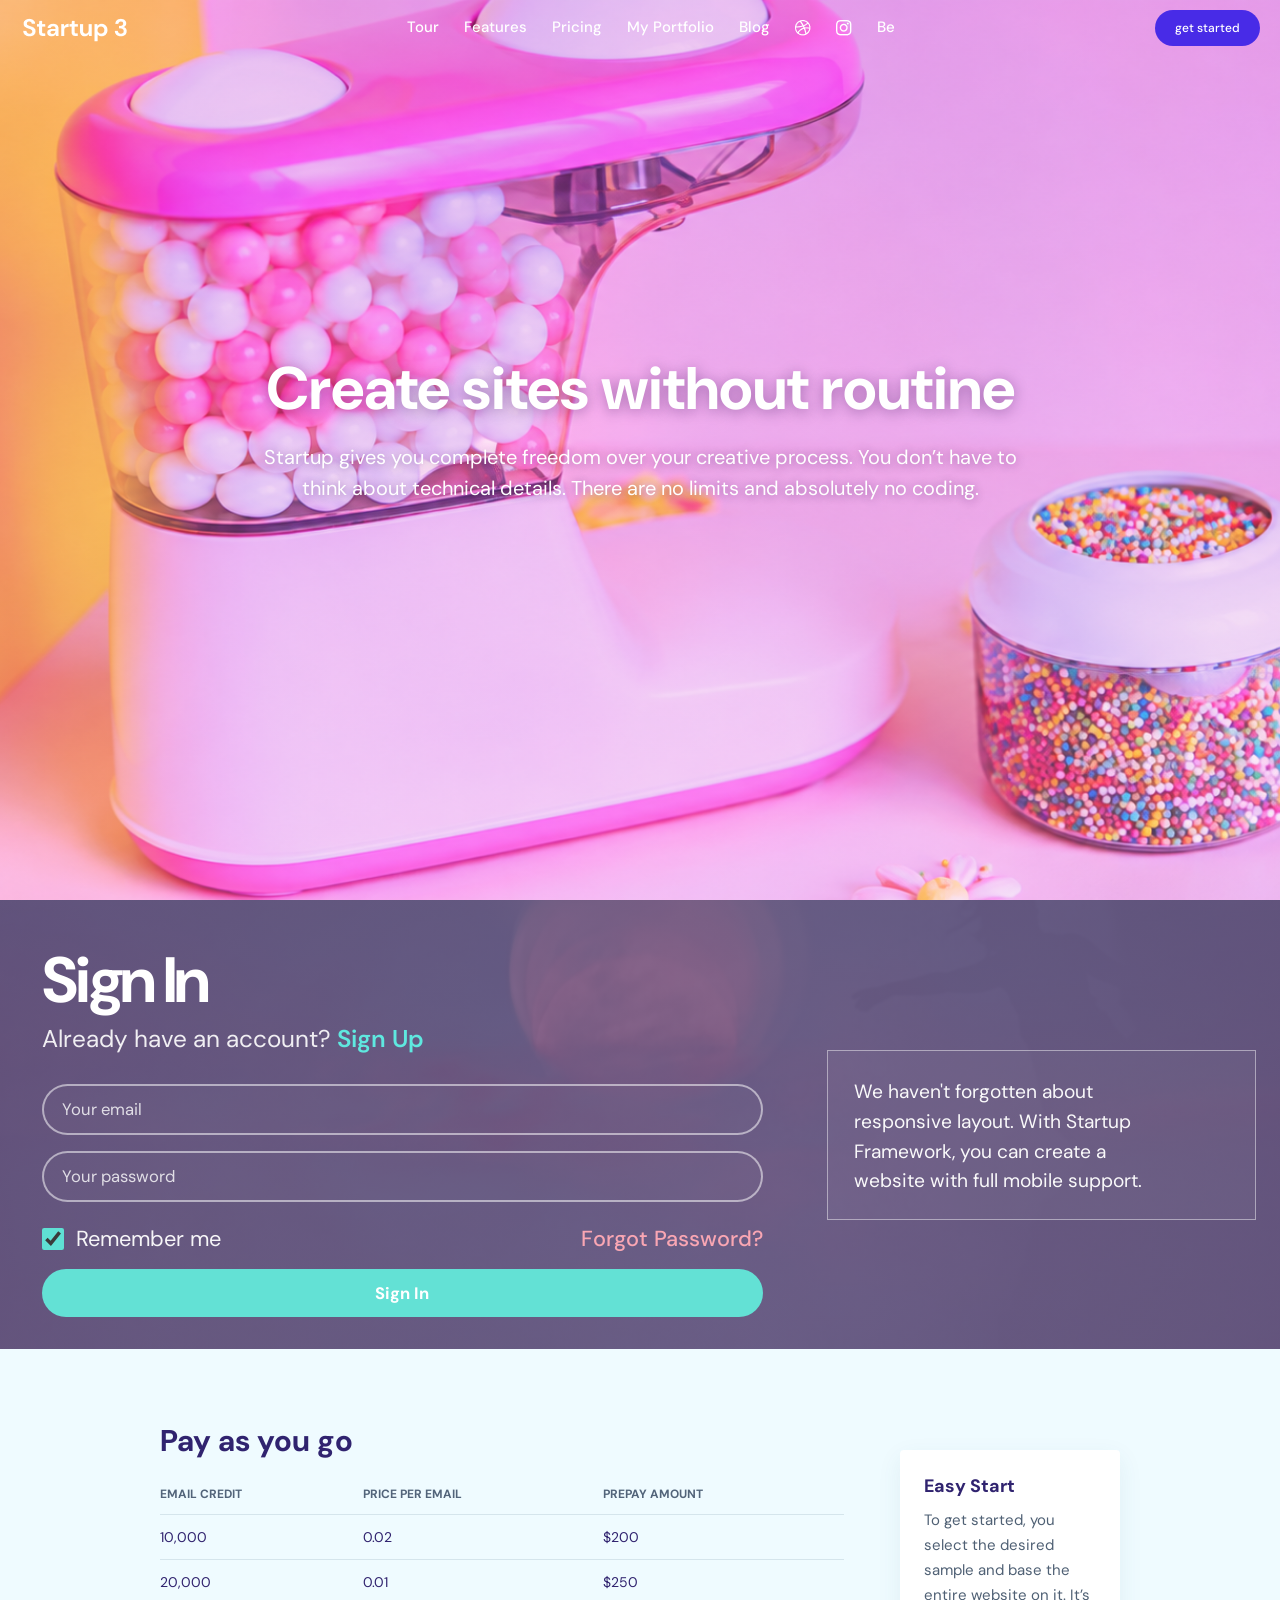
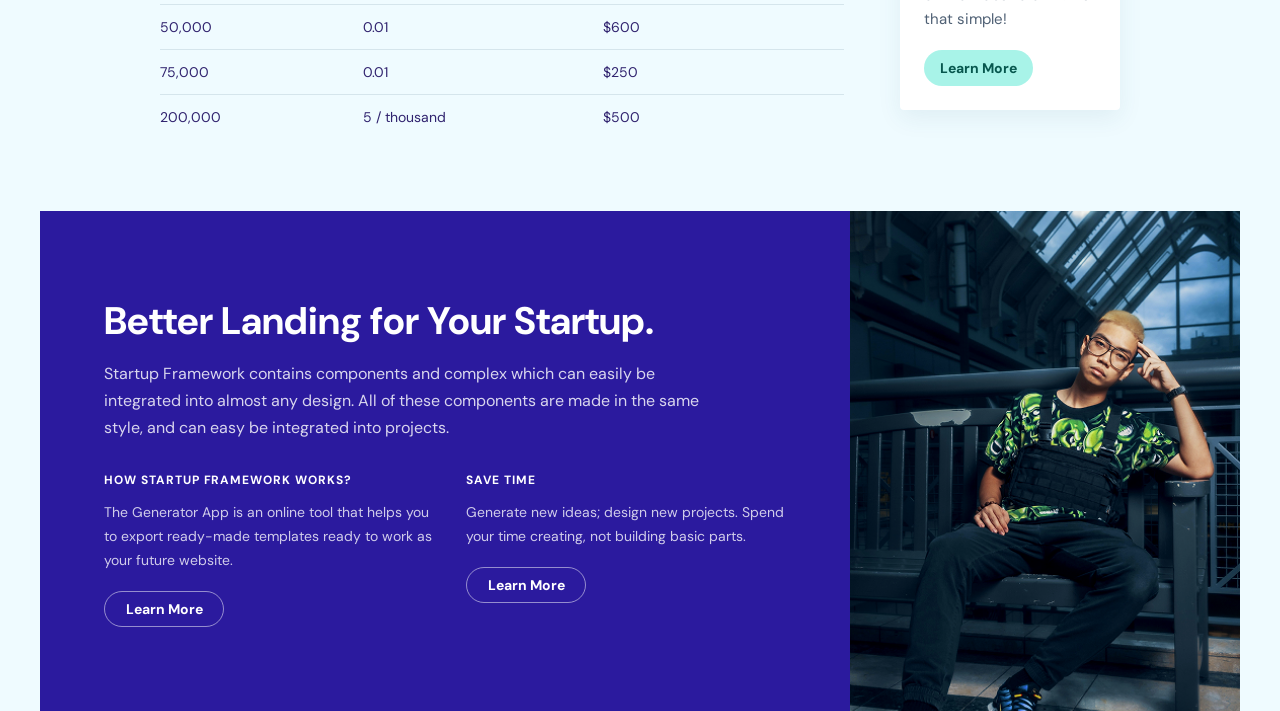
<file: index.html>
<!DOCTYPE html>
<html lang="en">
<head>
    <meta charset="UTF-8">
    <meta name="viewport" content="width=device-width, initial-scale=1.0">
    <title>startup header13</title>
    <link rel="stylesheet" href="style.css">
</head>
<body>
<main id="top">
 <div class="bg">
<header>
<div class="logo-nav">
<a href="#top" aria-label="Startup home"><img src="./images/white.png" alt="">
 </a>
 </div>
 <nav aria-label="Main navigation">
 <ul>
  <li><a href="#top">Tour</a></li>
  <li><a href="#features">Features</a></li>
  <li><a href="#pricing">Pricing</a></li>
  <li><a href="my-portfolio.html">My Portfolio</a></li>
  <li><a href="#">Blog</a></li>
  <li><img src="./images/fa-dribbble.png" alt="Dribbble"></li>
  <li><img src="./images/fa-instagram.png" alt="Instagram"></li>
  <li><a href="#">Be</a></li>
  </ul>
  </nav>
  <div class="call-to-action">
  <button class="btn-sign">get started</button>
  </div>
</header>
<section class="hero" aria-labelledby="hero-title">
<h1 id="hero-title">Create sites without routine</h1>
<p>Startup gives you complete freedom over your creative process. You don’t have to think about technical details. There are no limits and absolutely no coding.</p>
</section>
</div>
<section class="signin-section" aria-labelledby="signin-title">
 <div class="signin-layout">
 <div class="signin-form-wrap">
 <h2 id="signin-title">Sign In</h2>
 <p class="signin-subtitle">Already have an account? <a href="#">Sign Up</a></p>

 <form class="signin-form" action="#">
 <div class="field-group">
 <label class="sr-only" for="signin-email">Your email</label>
  <input id="signin-email" type="email" name="email" placeholder="Your email" aria-label="Your email">
 </div>

 <div class="field-group">
    <label class="sr-only" for="signin-password">Your password</label>
    <input id="signin-password" type="password" name="password" placeholder="Your password" aria-label="Your password">
 </div>

 <div class="signin-meta">
    <label class="remember-me" for="remember-me-check">
    <input id="remember-me-check" type="checkbox" checked>
    <span>Remember me</span>
  </label>

  <a href="#" class="forgot-link">Forgot Password?</a>
  </div>

  <button type="submit" class="signin-button">Sign In</button>
  </form>
  </div>

<aside class="signin-note" aria-label="Responsive layout note">
 <p>We haven't forgotten about responsive layout. With Startup Framework, you can create a website with full mobile support.</p>
 </aside>
 </div>
</section>
<section class="content" id="pricing" aria-labelledby="pricing-title">
 <div class="pricing-layout">
 <div class="pricing-main">
 <h2 id="pricing-title">Pay as you go</h2>
 <div class="table-wrap">
 <table class="pricing-table" aria-label="Pay as you go email pricing">
 <thead>
  <tr>
  <th scope="col">Email credit</th>
  <th scope="col">Price per email</th>
  <th scope="col">Prepay amount</th>
  </tr>
 </thead>
 <tbody>
  <tr><td>10,000</td><td>0.02</td><td>$200</td></tr>
 <tr><td>20,000</td><td>0.01</td><td>$250</td></tr>
 <tr><td>50,000</td><td>0.01</td><td>$600</td></tr>
  <tr><td>75,000</td><td>0.01</td><td>$250</td></tr>
  <tr><td>200,000</td><td>5 / thousand</td><td>$500</td></tr>
 </tbody>
 </table>
  </div>
</div>
<aside class="easy-start">
 <h3>Easy Start</h3>
 <p>To get started, you select the desired sample and base the entire website on it. It’s that simple!</p>
 <a href="#" class="learn-more">Learn More</a>
 </aside>
 </div>
</section>
<section class="feature-showcase" id="features" aria-labelledby="features-title">
   <div class="feature-layout">
   <div class="feature-copy">
   <h2 id="features-title">Better Landing for Your Startup.</h2>
   <p class="feature-intro">Startup Framework contains components and complex which can easily be integrated into almost any design. All of these components are made in the same style, and can easy be integrated into projects.</p>

 <div class="feature-points">
  <article class="feature-point">
  <h3>How Startup Framework Works?</h3>
  <p>The Generator App is an online tool that helps you to export ready-made templates ready to work as your future website.</p>
  <a class="feature-link" href="#pricing">Learn More</a>
 </article>

 <article class="feature-point">
    <h3>Save Time</h3>
    <p>Generate new ideas; design new projects. Spend your time creating, not building basic parts.</p>
    <a class="feature-link" href="#pricing">Learn More</a>
    </article>
    </div>
 </div>

 <div class="feature-photo">
    <img src="./images/Image.png" alt="Person sitting on a bench under a glass roof" loading="lazy" decoding="async">
  </div>
  </div>
</section>

</main>
 </body>
</html>
</file>
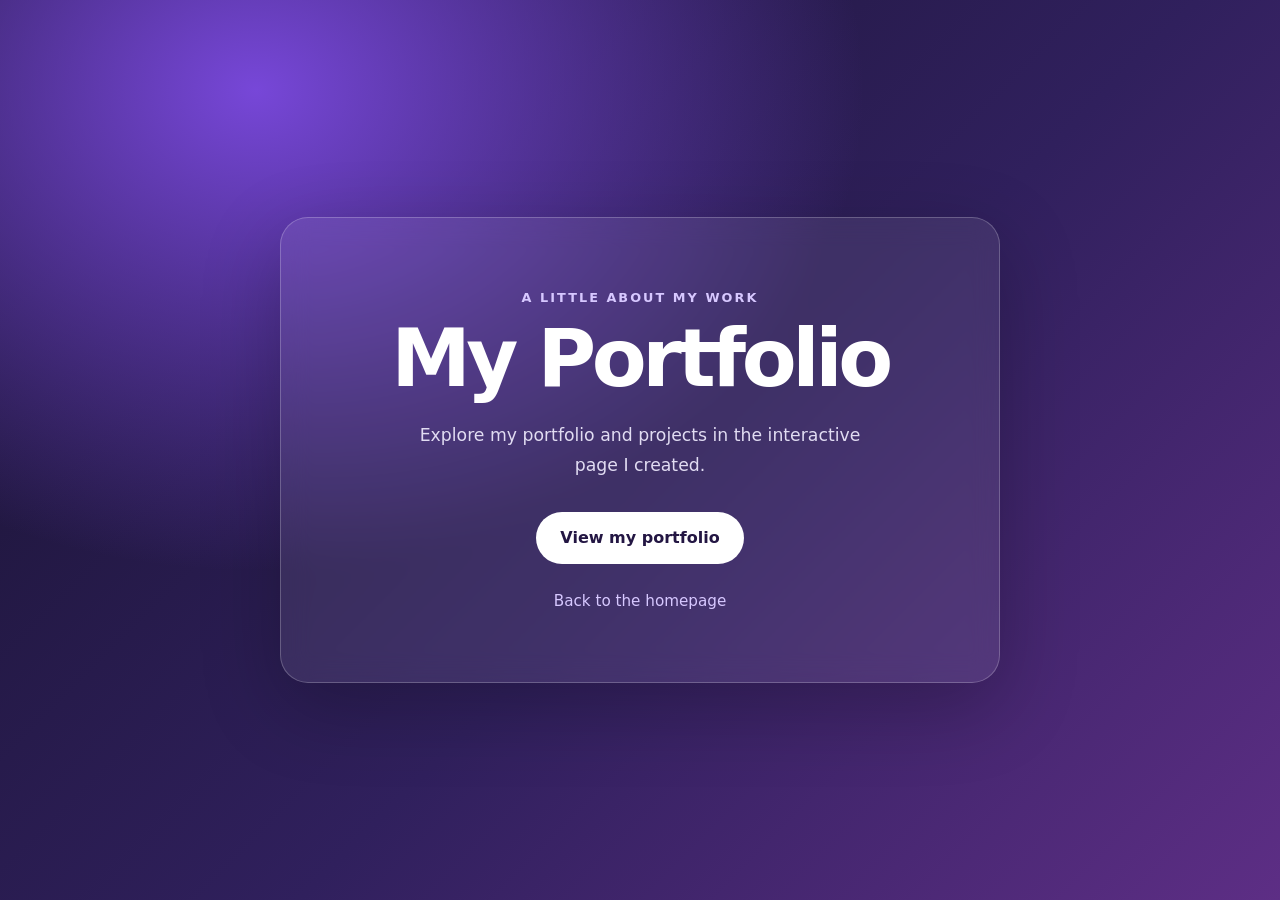
<file: my-portfolio.html>
<!DOCTYPE html>
<html lang="en">
<head>
  <meta charset="UTF-8">
  <meta name="viewport" content="width=device-width, initial-scale=1.0">
  <meta name="description" content="My portfolio">
  <title>My Portfolio</title>
  <style>
    :root { color-scheme: light; font-family: Inter, ui-sans-serif, system-ui, -apple-system, BlinkMacSystemFont, "Segoe UI", sans-serif; }
    * { box-sizing: border-box; }
    body { min-height: 100vh; margin: 0; display: grid; place-items: center; padding: 24px; color: #fff; background: radial-gradient(ellipse at 20% 10%, #7747d8 0, transparent 42%), linear-gradient(135deg, #17122e, #30205d 55%, #5d2e85); }
    main { width: min(100%, 720px); padding: clamp(32px, 8vw, 72px); text-align: center; border: 1px solid rgb(255 255 255 / 22%); border-radius: 28px; background: rgb(255 255 255 / 8%); box-shadow: 0 24px 80px rgb(0 0 0 / 24%); backdrop-filter: blur(14px); }
    .eyebrow { margin: 0 0 14px; color: #d7c8ff; font-size: .8rem; font-weight: 700; letter-spacing: .16em; text-transform: uppercase; }
    h1 { margin: 0; font-size: clamp(2.6rem, 9vw, 5rem); line-height: 1; letter-spacing: -.055em; }
    .intro { max-width: 460px; margin: 22px auto 32px; color: #e1dcf2; font-size: 1.08rem; line-height: 1.7; }
    .artifact-link { display: inline-flex; align-items: center; justify-content: center; min-height: 52px; padding: 0 24px; border-radius: 999px; color: #231643; background: #fff; font-weight: 700; text-decoration: none; transition: transform .2s ease, box-shadow .2s ease; }
    .artifact-link:hover, .artifact-link:focus-visible { transform: translateY(-2px); box-shadow: 0 10px 28px rgb(0 0 0 / 24%); }
    .back-link { display: inline-block; margin-top: 28px; color: #d7c8ff; font-size: .95rem; text-decoration: none; }
    .back-link:hover, .back-link:focus-visible { color: #fff; text-decoration: underline; }
    @media (prefers-reduced-motion: reduce) { *, *::before, *::after { transition-duration: .01ms !important; } }
  </style>
</head>
<body>
  <main>
    <p class="eyebrow">A little about my work</p>
    <h1>My Portfolio</h1>
    <p class="intro">Explore my portfolio and projects in the interactive page I created.</p>
    <a class="artifact-link" href="https://claude.ai/artifact/AsvCvAJ9bV7cULH3DskUDP" target="_blank" rel="noopener noreferrer">View my portfolio</a>
    <br>
    <a class="back-link" href="index.html">Back to the homepage</a>
  </main>
</body>
</html>
</file>
<file: style.css>
@import url('https://fonts.googleapis.com/css2?family=DM+Sans:ital,opsz,wght@0,9..40,100..1000;1,9..40,100..1000&display=swap');
*{
 box-sizing: border-box;
 font-family: 'DM Sans', sans-serif;
}
html, body{ 
 margin: 0 !important;
 padding: 0 !important;
}

.bg{
  min-height: 100vh;
  background-color: #f3a9e7;
  background-image:
  linear-gradient(rgba(242, 104, 211, 0.25),
  rgba(255, 198, 231, 0.25)),
   url("./images/image\ background.png");
  background-position: center;
  background-size: cover;
  background-repeat: no-repeat;
  margin-top:0;
  position: relative;
 }
 
header {
display: flex;
justify-content: space-between;
}

 nav ul {
 display:flex;
 }

 nav ul li {
 list-style: none;
 margin-right: 25px;
 }

 nav ul li a {
 text-decoration: none;
 cursor: pointer;
 color: #FFFFFF;
 font-weight:500;
 font-size: 15px;
 }
 .logo-nav{
  margin: 18px 0px 0px 20px;
  }

 nav ul li img{
 margin: 4px 0 0 0;
 }
   
 .btn-sign{
  outline: none;
  box-shadow: none;
  border: 0;
  background:#ffffff;
  color:#ffffff;
  font-weight:500;
  cursor: pointer;
  font-size: 12px;
  background-color: #482BE7;
  padding:10px 20px;
  border-radius:25px;
  margin:  10px 20px 0 0;
 }

 .btn-sign:hover{
  outline: none;
  box-shadow: none;
  border: 0;
  background-color: #361bbd;
  transform: translateY(-2px);
  font-weight:500;
  cursor: pointer;
  font-size: 12px;
  padding:10px 20px;
  border-radius:25px;
  margin:  10px 20px 0 0;
} 

 .hero{
  position: absolute;
  top: 50%;
  left: 50%;
  transform: translate(-50%, -50%);
  text-align: center;
  width: min(90vw, 760px);
 }

 .hero h1{
  font-size: 60px;
  line-height: 1.1;
  color:#FFFFFF;
  margin: 0;
  text-shadow: 0 2px 14px rgba(54, 16, 85, 0.4);
 }

 .hero p{
  font-size: 20px;
  line-height: 1.55;
  color:#FFFFFF;
  margin: 20px 0;
  margin-bottom:40px;
  text-shadow: 0 1px 10px rgba(54, 16, 85, 0.45);
 }

 .content{
  padding: 72px 24px;
  background-color: #effbff;
  background-repeat: no-repeat;
  background-position: center;
  background-size: cover;
 }

 .pricing-layout{
  display: grid;
  grid-template-columns: minmax(0, 1fr) 220px;
  align-items: center;
  gap: 56px;
  max-width: 960px;
  margin: 0 auto;
 }

 .pricing-main h2{
  margin: 0 0 26px;
  color: #30236f;
  font-size: 30px;
 }

 .table-wrap{
  overflow-x: auto;
 }

 .pricing-table{
  width: 100%;
  min-width: 440px;
  border-collapse: collapse;
  color: #30236f;
  text-align: left;
 }

 .pricing-table th{
  padding: 0 14px 12px 0;
  border-bottom: 1px solid #d5e5ec;
  color: #52647a;
  font-size: 12px;
  font-weight: 700;
  text-transform: uppercase;
 }

 .pricing-table td{
  padding: 13px 14px 13px 0;
  border-bottom: 1px solid #d5e5ec;
  font-size: 14px;
 }

 .pricing-table tbody tr:last-child td{
  border-bottom: 0;
 }

 .easy-start{
  padding: 24px;
  border-radius: 4px;
  background-color: #ffffff;
  box-shadow: 0 8px 24px rgba(35, 91, 112, 0.08);
 }

 .easy-start h3{
  margin: 0 0 10px;
  color: #30236f;
  font-size: 18px;
 }

 .easy-start p{
  margin: 0 0 18px;
  color: #4f6074;
  font-size: 15px;
  line-height: 1.65;
 }

 .learn-more{
  display: inline-block;
  padding: 9px 16px;
  border-radius: 20px;
  background-color: #a8f3e8;
  color: #07574e;
  font-size: 14px;
  font-weight: 700;
  text-decoration: none;
 }

 .learn-more:hover{
  background-color: #79e7d4;
 }

body {
  overflow-x: hidden;
}

.feature-showcase{
  padding: 0;
  background-color: #effbff;
}

.feature-layout{
  display: grid;
  grid-template-columns: minmax(0, 2.7fr) minmax(0, 1.3fr);
  max-width: 1200px;
  margin: 0 auto;
  background-color: #2b1a9e;
  color: #ffffff;
  min-height: 500px;
}

.feature-copy{
  padding: 56px 52px 52px 64px;
  display: flex;
  flex-direction: column;
  justify-content: center;
}

.feature-copy h2{
  margin: 0 0 18px;
  font-size: clamp(2.1rem, 3vw, 3.2rem);
  line-height: 1.1;
  font-weight: 700;
  color: #ffffff;
}

.feature-intro{
  max-width: 620px;
  margin: 0 0 30px;
  color: rgba(255, 255, 255, 0.82);
  font-size: 16px;
  line-height: 1.7;
}

.feature-points{
  display: grid;
  grid-template-columns: repeat(2, minmax(0, 1fr));
  gap: 28px 30px;
}

.feature-point h3{
  margin: 0 0 12px;
  font-size: 12px;
  line-height: 1.5;
  letter-spacing: 0.08em;
  text-transform: uppercase;
  font-weight: 700;
  color: #ffffff;
}

.feature-point p{
  margin: 0 0 18px;
  color: rgba(255, 255, 255, 0.78);
  font-size: 14px;
  line-height: 1.7;
}

.feature-link{
  display: inline-flex;
  align-items: center;
  justify-content: center;
  min-width: 120px;
  padding: 8px 18px;
  border: 1px solid rgba(255, 255, 255, 0.5);
  border-radius: 999px;
  color: #ffffff;
  background: transparent;
  font-size: 14px;
  font-weight: 700;
  text-decoration: none;
  transition: all 0.2s ease;
}

.feature-link:hover,
.feature-link:focus-visible {
  background: rgba(255, 255, 255, 0.14);
  border-color: rgba(255, 255, 255, 0.8);
  text-decoration: none;
}

.feature-photo{
  position: relative;
  min-height: 100%;
  overflow: hidden;
}

.feature-photo img{
  position: absolute;
  inset: 0;
  width: 100%;
  height: 100%;
  object-fit: cover;
  object-position: center;
  display: block;
  filter: contrast(1.08) brightness(0.96);
}

.signin-section {
  position: relative;
  padding: 52px 24px 32px;
  background-image:
    linear-gradient(rgba(89, 62, 122, 0.72), rgba(89, 62, 122, 0.72)),
    url("./images/Background.png");
  background-position: center;
  background-size: cover;
  background-repeat: no-repeat;
  overflow: hidden;
}

.signin-layout {
  max-width: 1280px;
  margin: 0 auto;
  display: grid;
  grid-template-columns: minmax(0, 1.55fr) minmax(0, 0.9fr);
  gap: clamp(40px, 5vw, 110px);
  align-items: center;
}

.signin-form-wrap {
  width: min(100%, 860px);
  box-sizing: border-box;
  padding-left: 18px;
}

.signin-form-wrap h2 {
  margin: 0 0 12px;
  color: #ffffff;
  font-size: clamp(3.2rem, 5vw, 6rem);
  line-height: 0.9;
  font-weight: 700;
  letter-spacing: -0.05em;
}

.signin-subtitle {
  margin: 0 0 28px;
  color: rgba(255, 255, 255, 0.9);
  font-size: clamp(1.3rem, 1.9vw, 2rem);
  line-height: 1.4;
}

.signin-subtitle a {
  color: #5fe8df;
  text-decoration: none;
  font-weight: 600;
}

.signin-form {
  display: flex;
  flex-direction: column;
  gap: 16px;
}

.field-group input {
  width: 100%;
  box-sizing: border-box;
  padding: 12px 18px;
  border-radius: 999px;
  border: 2px solid rgba(255, 255, 255, 0.52);
  background: rgba(255, 255, 255, 0.02);
  color: #ffffff;
  font-size: clamp(0.95rem, 1.3vw, 1.4rem);
  line-height: 1.4;
  outline: none;
  transition: border-color 0.2s ease, box-shadow 0.2s ease, background-color 0.2s ease;
}

.field-group input::placeholder {
  color: rgba(255, 255, 255, 0.8);
}

.field-group input:focus {
  border-color: rgba(140, 233, 255, 0.95);
  box-shadow: 0 0 0 3px rgba(110, 224, 255, 0.2);
  background: rgba(255, 255, 255, 0.04);
}

.signin-meta {
  display: flex;
  align-items: center;
  justify-content: space-between;
  gap: 18px;
  margin-top: 6px;
  color: #ffffff;
  font-size: clamp(1.2rem, 1.7vw, 1.8rem);
}

.remember-me {
  display: inline-flex;
  align-items: center;
  gap: 12px;
  color: rgba(255, 255, 255, 0.94);
  cursor: pointer;
}

.remember-me input {
  width: 22px;
  height: 22px;
  accent-color: #5fe0d4;
  margin: 0;
}

.forgot-link {
  color: #f9a6b3;
  text-decoration: none;
  font-weight: 500;
}

.signin-button {
  display: inline-flex;
  align-items: center;
  justify-content: center;
  width: 100%;
  min-height: 48px;
  padding: 10px 20px;
  border-radius: 999px;
  border: 0;
  background: #63e1d5;
  color: #ffffff;
  font-size: clamp(1rem, 1.3vw, 1.5rem);
  font-weight: 700;
  cursor: pointer;
  transition: background-color 0.2s ease, transform 0.2s ease;
}

.signin-button:hover,
.signin-button:focus-visible {
  background: #4adcc8;
  transform: translateY(-1px);
}

.signin-note {
  width: min(100%, 430px);
  box-sizing: border-box;
  justify-self: end;
  align-self: center;
  display: flex;
  align-items: center;
  min-height: 170px;
  padding: 24px 26px 20px;
  border: 1px solid rgba(255, 255, 255, 0.45);
  background: rgba(255, 255, 255, 0.04);
}

.signin-note p {
  margin: 0;
  color: rgba(255, 255, 255, 0.96);
  font-size: clamp(1.15rem, 1.5vw, 1.8rem);
  line-height: 1.55;
  max-width: 320px;
}

.sr-only {
  position: absolute;
  width: 1px;
  height: 1px;
  padding: 0;
  margin: -1px;
  overflow: hidden;
  clip: rect(0, 0, 0, 0);
  white-space: nowrap;
  border: 0;
}

@media (max-width: 700px)
{ .bg {
 min-height: 100vh;
 min-height: 100svh;
 display: flex;
 flex-direction: column;
}

  header {
  flex-direction: column;
  align-items: center;
  gap: 10px;
  padding: 16px 16px 0;
  }

  .logo-nav {
    margin: 0;
  }

  nav {
    width: 100%;
  }

  nav ul {
    flex-wrap: wrap;
    justify-content: center;
    gap: 10px 16px;
    margin: 0;
    padding: 0;
  }

  nav ul li {
    margin: 0;
  }

  nav ul li a {
    font-size: 14px;
  }

  nav ul li img {
    display: block;
    max-width: 20px;
    height: auto;
  }

  .btn-sign,
  .btn-sign:hover {
    margin: 0;
  }

  .hero {
    position: relative;
    top: auto;
    left: auto;
    transform: none;
    width: 100%;
    box-sizing: border-box;
    margin: auto 0;
    padding: 40px 20px;
  }

  .hero h1 {
    font-size: clamp(2rem, 8vw, 3rem);
  }

  .hero p {
    font-size: clamp(1rem, 4vw, 1.125rem);
    margin: 18px 0 0;
  }

  .content {
    padding: 48px 20px;
  }

  .pricing-layout {
    grid-template-columns: minmax(0, 1fr);
    gap: 28px;
  }

  .pricing-main,
  .easy-start {
    min-width: 0;
  }

  .pricing-main h2 {
    font-size: clamp(1.5rem, 6vw, 1.75rem);
  }

  .table-wrap {
    max-width: 100%;
  }

  .feature-layout {
    grid-template-columns: minmax(0, 1fr);
    min-height: auto;
  }

  .feature-copy {
    padding: clamp(28px, 7vw, 40px) 20px;
  }

  .feature-copy h2 {
    font-size: clamp(1.75rem, 7vw, 2rem);
  }

  .feature-points {
    grid-template-columns: minmax(0, 1fr);
    gap: 24px;
  }

  .feature-photo {
    min-height: clamp(220px, 65vw, 360px);
  }

  .signin-section {
    padding: 48px 20px;
  }

  .signin-layout {
    grid-template-columns: minmax(0, 1fr);
    gap: 28px;
  }

  .signin-form-wrap {
    width: 100%;
    padding-left: 0;
  }

  .signin-form-wrap h2 {
    font-size: clamp(3rem, 12vw, 5rem);
  }

  .signin-subtitle {
    font-size: clamp(1.1rem, 4.5vw, 1.5rem);
  }

  .field-group input {
    min-height: 48px;
    font-size: 16px;
  }

  .signin-note {
    width: 100%;
    justify-self: stretch;
    min-height: 0;
    padding: 20px;
  }

  .signin-note p {
    font-size: clamp(1rem, 4vw, 1.25rem);
  }

  .signin-meta {
    flex-wrap: wrap;
    justify-content: space-between;
    gap: 12px;
    font-size: clamp(1rem, 4vw, 1.125rem);
  }

  .signin-button {
    min-height: 48px;
  }
}

@media (max-width: 380px) {
  header {
    padding-right: 12px;
    padding-left: 12px;
  }

  nav ul {
    gap: 8px 12px;
  }

  .hero {
    padding-right: 16px;
    padding-left: 16px;
  }

  .content,
  .signin-section {
    padding-right: 16px;
    padding-left: 16px;
  }

  .feature-copy {
    padding-right: 16px;
    padding-left: 16px;
  }

  .signin-meta {
    align-items: flex-start;
    flex-direction: column;
  }
}
</file>
